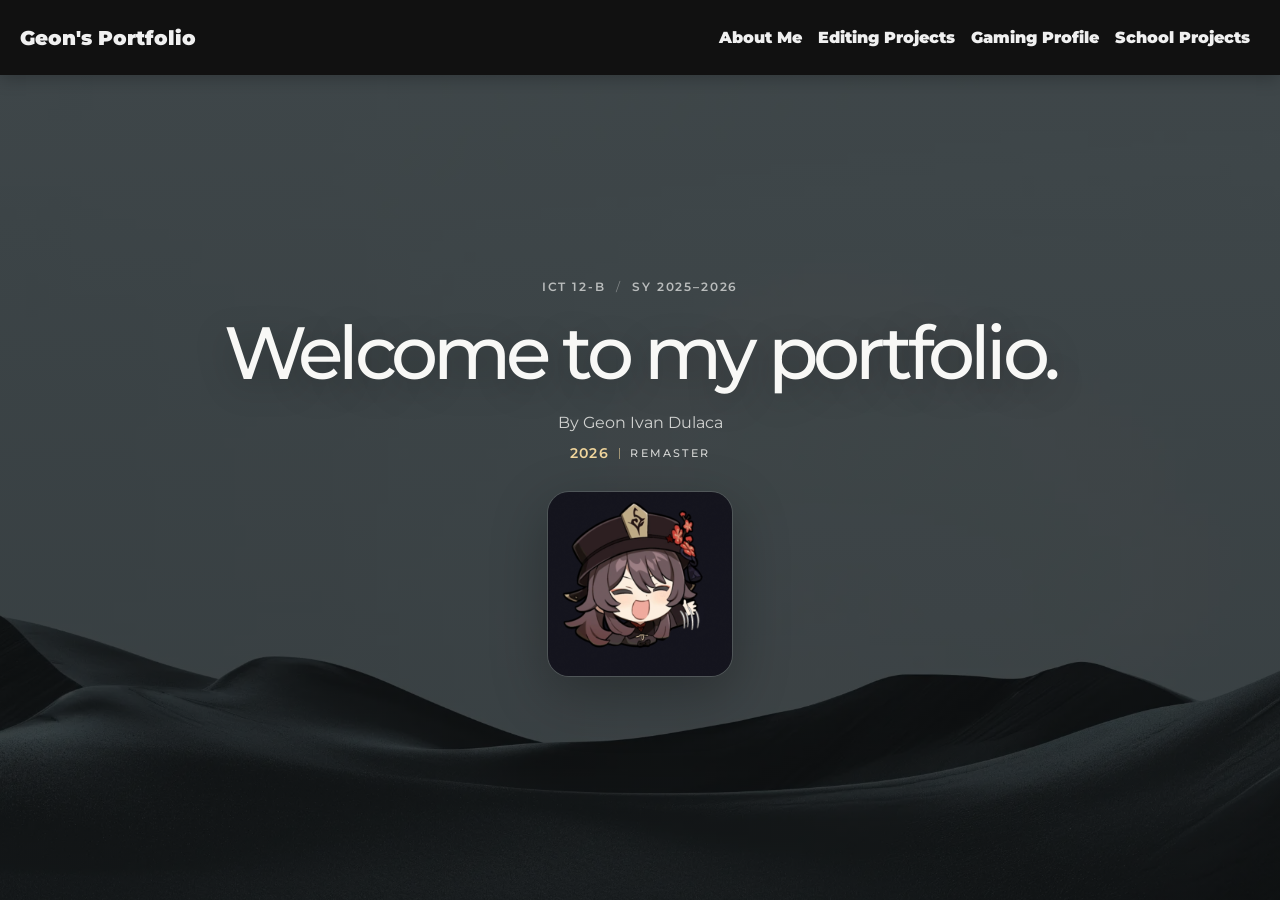
<file: index.html>
<!DOCTYPE html>
<html lang="en">
<head>
    <meta charset="UTF-8">
    <meta name="viewport" content="width=device-width, initial-scale=1.0">
    <title>Portfolio</title>
    <link rel="stylesheet" href="https://cdn.jsdelivr.net/npm/bootstrap@5.3.2/dist/css/bootstrap.min.css">
    <link rel="stylesheet" href="manual.css">
    <link href="https://fonts.googleapis.com/css2?family=Montserrat:wght@400;500;600&display=swap" rel="stylesheet">
</head>
<body class="landing-page">
    <script src="https://cdn.jsdelivr.net/npm/bootstrap@5.3.2/dist/js/bootstrap.bundle.min.js"></script>
    <nav class="navbar navbar-expand-lg custom-navbar">
      <div class="container-fluid" >
        <a class="navbar-brand" style="margin-left: 8px;" href="index.html">Geon's Portfolio</a>
        <button class="navbar-toggler" type="button" data-bs-toggle="collapse" data-bs-target="#navbarSupportedContent" aria-controls="navbarSupportedContent" aria-expanded="false" aria-label="Toggle navigation">
          <span class="navbar-toggler-icon"></span>
        </button>
        <div class="collapse navbar-collapse" id="navbarSupportedContent">
          <ul class="navbar-nav ms-auto mb-2 mb-lg-0">
            <li class="nav-item">
              <a class="nav-link" aria-current="page" href="about.html">About Me</a>
            </li>
            <li class="nav-item">
              <a class="nav-link" aria-current="page" href="editing.html">Editing Projects</a>
            </li>
            <li class="nav-item">
              <a class="nav-link" aria-current="page" href="gaming.html">Gaming Profile</a>
            </li>
            <li class="nav-item">
              <a class="nav-link" aria-current="page" href="school.html">School Projects</a>
            </li>
          </ul>
        </div>
      </div>
    </nav>

    <main class="landing-hero">
      <div class="landing-copy">
        <p class="landing-kicker">ICT 12-B <span aria-hidden="true">/</span> SY 2025–2026</p>
        <h1>Welcome to my portfolio.</h1>
        <p class="landing-byline">By Geon Ivan Dulaca</p>
        <p class="landing-remaster"><span class="landing-remaster-year">2026</span><span class="landing-remaster-title">Remaster</span></p>
        <img class="landing-avatar" src="assets/DesignGif1.gif" width="186" height="186" alt="Animated portfolio character">
      </div>
    </main>
</body>
</html>
</file>
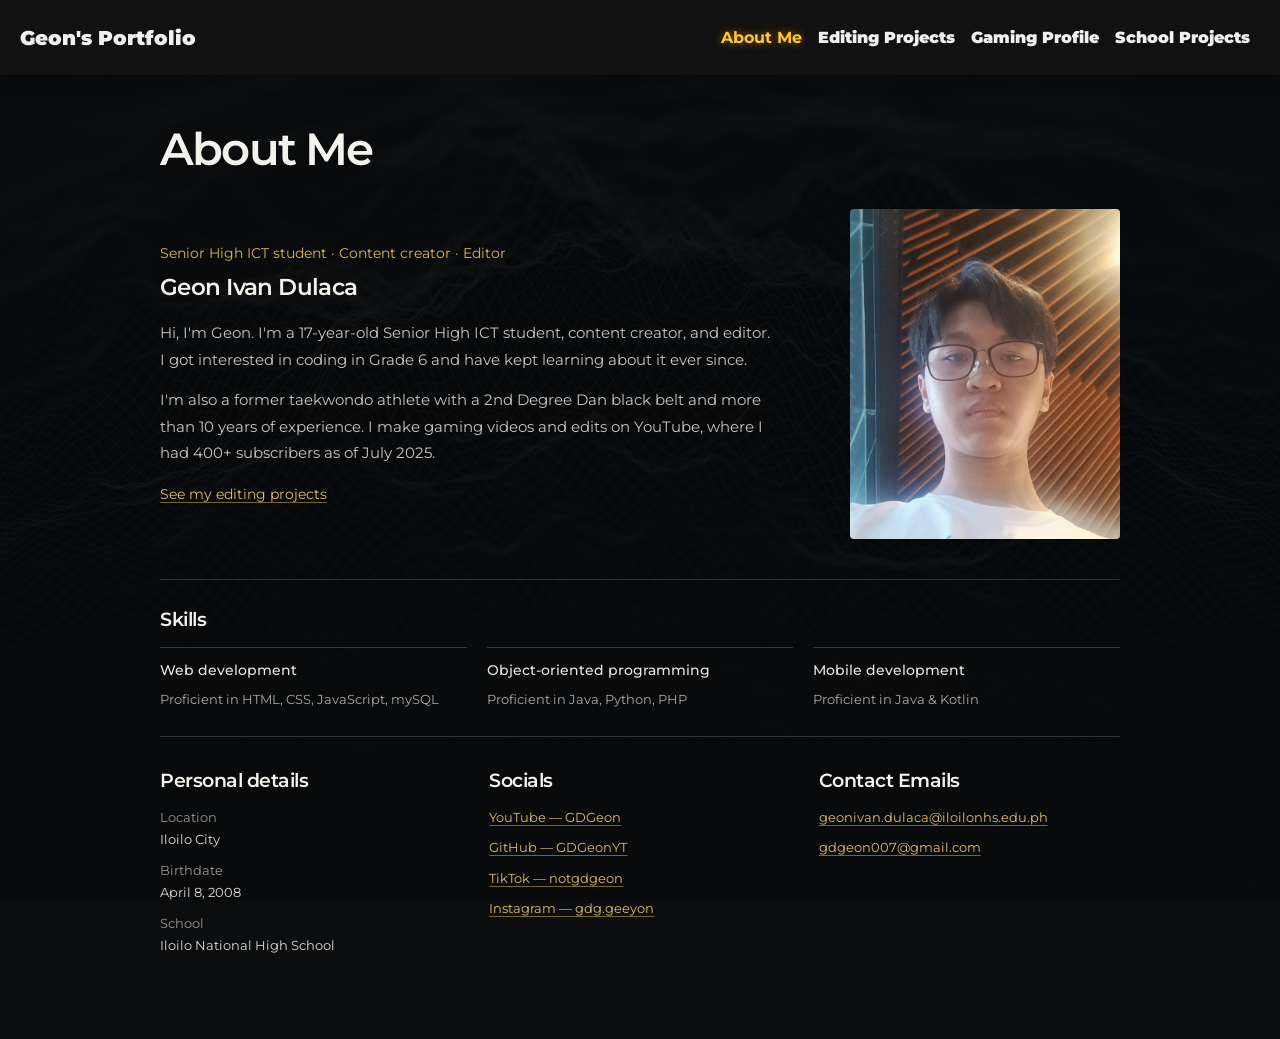
<file: about.html>
<!DOCTYPE html>
<html lang="en">
<head>
  <meta charset="UTF-8">
  <meta name="viewport" content="width=device-width, initial-scale=1.0">
  <title>About Me</title>
  <link rel="stylesheet" href="https://cdn.jsdelivr.net/npm/bootstrap@5.3.2/dist/css/bootstrap.min.css">
  <link rel="stylesheet" href="manual.css">
  <link href="https://fonts.googleapis.com/css2?family=Montserrat:wght@400;500;600&display=swap" rel="stylesheet">
</head>
<body class="about-page">
  <script src="https://cdn.jsdelivr.net/npm/bootstrap@5.3.2/dist/js/bootstrap.bundle.min.js"></script>
  <nav class="navbar navbar-expand-lg custom-navbar">
    <div class="container-fluid" >
      <a class="navbar-brand" style="margin-left: 8px;" href="index.html">Geon's Portfolio</a>
      <button class="navbar-toggler" type="button" data-bs-toggle="collapse" data-bs-target="#navbarSupportedContent" aria-controls="navbarSupportedContent" aria-expanded="false" aria-label="Toggle navigation">
        <span class="navbar-toggler-icon"></span>
      </button>
      <div class="collapse navbar-collapse" id="navbarSupportedContent">
        <ul class="navbar-nav ms-auto mb-2 mb-lg-0">
          <li class="nav-item">
            <a class="nav-link active" aria-current="page" href="about.html">About Me</a>
          </li>
          <li class="nav-item">
            <a class="nav-link" aria-current="page" href="editing.html">Editing Projects</a>
          </li>
          <li class="nav-item">
              <a class="nav-link" aria-current="page" href="gaming.html">Gaming Profile</a>
            </li>
          <li class="nav-item">
            <a class="nav-link" aria-current="page" href="school.html">School Projects</a>
          </li>
        </ul>
      </div>
    </div>
  </nav>

  <main class="about-content">
    <header class="about-page-heading">
      <h1>About Me</h1>
    </header>

    <section class="profile-layout" aria-labelledby="profile-heading">
      <div class="profile-copy">
        <p class="profile-role">Senior High ICT student · Content creator · Editor</p>
        <h2 id="profile-heading">Geon Ivan Dulaca</h2>
        <p>Hi, I'm Geon. I'm a 17-year-old Senior High ICT student, content creator, and editor. I got interested in coding in Grade 6 and have kept learning about it ever since.</p>
        <p>I'm also a former taekwondo athlete with a 2nd Degree Dan black belt and more than 10 years of experience. I make gaming videos and edits on YouTube, where I had 400+ subscribers as of July 2025.</p>
        <a class="profile-link" href="editing.html">See my editing projects</a>
      </div>
      <img class="about-portrait" src="assets/pfp1.jpg" alt="Geon Ivan Dulaca">
    </section>

    <section class="simple-section" aria-labelledby="skills-heading">
      <h2 id="skills-heading">Skills</h2>
      <div class="skills-list">
        <div><h3>Web development</h3><p>Proficient in HTML, CSS, JavaScript, mySQL</p></div>
        <div><h3>Object-oriented programming</h3><p>Proficient in Java, Python, PHP</p></div>
        <div><h3>Mobile development</h3><p>Proficient in Java &amp; Kotlin</p></div>
      </div>
    </section>

    <div class="about-details">
      <section class="simple-section" aria-labelledby="details-heading">
        <h2 id="details-heading">Personal details</h2>
        <dl class="personal-list">
          <div><dt>Location</dt><dd>Iloilo City</dd></div>
          <div><dt>Birthdate</dt><dd>April 8, 2008</dd></div>
          <div><dt>School</dt><dd>Iloilo National High School</dd></div>
        </dl>
      </section>
      <section class="simple-section" aria-labelledby="socials-heading">
        <h2 id="socials-heading">Socials</h2>
        <ul class="plain-link-list">
          <li><a href="https://www.youtube.com/channel/UCaZcnJ2XJd-ihWezLIFIPQA">YouTube — GDGeon</a></li>
          <li><a href="https://github.com/GDGeonYT">GitHub — GDGeonYT</a></li>
          <li><a href="https://www.tiktok.com/@notgdgeon?is_from_webapp=1&amp;sender_device=pc">TikTok — notgdgeon</a></li>
          <li><a href="https://www.instagram.com/geon_dulaca/">Instagram — gdg.geeyon</a></li>
        </ul>
      </section>
      <section class="simple-section" aria-labelledby="contact-heading">
        <h2 id="contact-heading">Contact Emails</h2>
        <ul class="plain-link-list">
          <li><a href="mailto:geonivan.dulaca@iloilonhs.edu.ph">geonivan.dulaca@iloilonhs.edu.ph</a></li>
          <li><a href="mailto:gdgeon007@gmail.com">gdgeon007@gmail.com</a></li>
        </ul>
      </section>
    </div>
  </main>
</body>
</html>
</file>
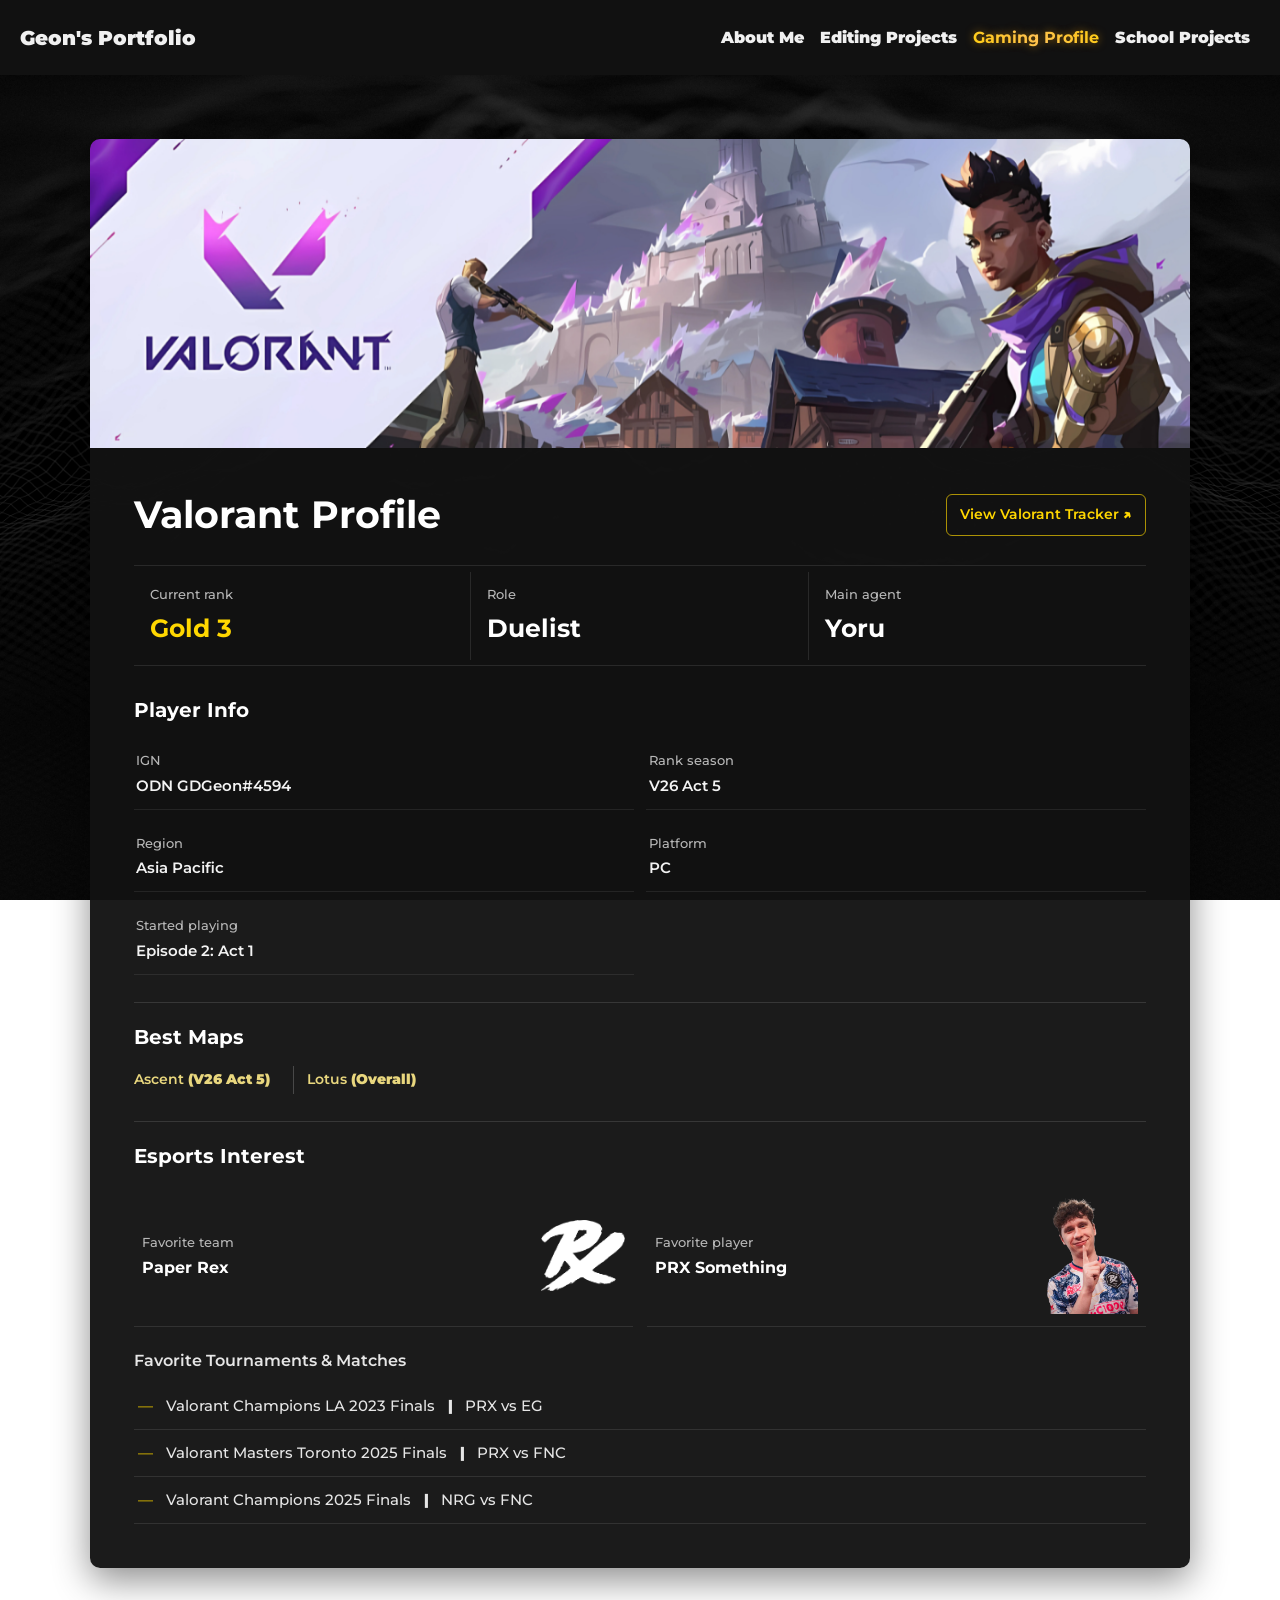
<file: gaming.html>
<!DOCTYPE html>
<html lang="en">
<head>
  <meta charset="UTF-8">
  <meta name="viewport" content="width=device-width, initial-scale=1.0">
  <title>Gaming Profile</title>
  <link rel="stylesheet" href="https://cdn.jsdelivr.net/npm/bootstrap@5.3.2/dist/css/bootstrap.min.css">
  <link rel="stylesheet" href="manual.css">
  <link href="https://fonts.googleapis.com/css2?family=Montserrat:wght@400;500;600&display=swap" rel="stylesheet">
  <style>
    body {
        background: url('assets/BG 2.jpg') no-repeat center center fixed;
        background-size: cover;
    }
    
    body::before {
        content: "";
        position: fixed;
        top: 0; left: 0; right: 0; bottom: 0;
        background-color: rgba(0, 0, 0, 0.63);
        z-index: -1;
    }

    .gaming-page {
      width: min(1100px, calc(100% - 32px));
      margin: clamp(2rem, 5vw, 4rem) auto;
    }

    .gaming-card {
      overflow: hidden;
      border-radius: 10px;
      background: rgba(18, 18, 18, 0.96);
      box-shadow: 0 12px 36px rgba(0, 0, 0, 0.45);
    }

    .gaming-banner {
      display: block;
      width: 100%;
      max-height: 340px;
      object-fit: cover;
      object-position: center;
    }

    .gaming-content {
      padding: clamp(1.25rem, 4vw, 2.75rem);
    }

    .gaming-heading {
      display: flex;
      align-items: center;
      justify-content: space-between;
      gap: 1.25rem;
      margin-bottom: 1.75rem;
    }

    .gaming-heading h1 {
      margin: 0;
      font-size: clamp(1.7rem, 4vw, 2.35rem);
      font-weight: 700;
    }

    .tracker-button {
      flex: 0 0 auto;
      padding: 0.6rem 0.85rem;
      border: 1px solid rgba(255, 215, 0, 0.65);
      border-radius: 6px;
      background: transparent;
      color: #ffd700;
      font-size: 0.88rem;
      font-weight: 600;
      text-decoration: none;
      transition: background-color 180ms ease;
    }

    .tracker-button:hover,
    .tracker-button:focus-visible {
      background: rgba(255, 215, 0, 0.1);
    }

    .featured-stats {
      display: grid;
      grid-template-columns: repeat(3, minmax(0, 1fr));
      gap: 0;
      margin-bottom: 2rem;
      padding: 0.35rem 0;
      border-top: 1px solid rgba(255, 255, 255, 0.1);
      border-bottom: 1px solid rgba(255, 255, 255, 0.1);
    }

    .featured-stat {
      min-height: 0;
      padding: 0.75rem 1rem;
      border: 0;
      border-right: 1px solid rgba(255, 255, 255, 0.1);
      background: transparent;
    }

    .featured-stat:last-child {
      border-right: 0;
    }

    .featured-stat span,
    .detail-item dt {
      display: block;
      margin-bottom: 0.4rem;
      color: #b8b8b8;
      font-size: 0.84rem;
      font-weight: 500;
    }

    .featured-stat strong {
      display: block;
      color: #fff;
      font-size: clamp(1.15rem, 2.8vw, 1.55rem);
      font-weight: 700;
    }

    .featured-stat.rank-stat {
      background: transparent;
    }

    .featured-stat.rank-stat strong {
      color: #ffd700;
    }

    .profile-section + .profile-section {
      margin-top: 1.7rem;
      padding-top: 1.35rem;
      border-top: 1px solid rgba(255, 255, 255, 0.12);
    }

    .profile-section h2 {
      margin: 0 0 1.1rem;
      color: #fff;
      font-size: 1.25rem;
      font-weight: 700;
    }

    .player-details {
      display: grid;
      grid-template-columns: repeat(2, minmax(0, 1fr));
      gap: 0.8rem;
      margin: 0;
    }

    .detail-item {
      padding: 0.7rem 0.15rem;
      border-bottom: 1.5px solid rgba(255, 255, 255, 0.08);
    }

    .detail-item dt {
      margin-bottom: 0.25rem;
      font-size: 0.82rem;
    }

    .detail-item dd {
      margin: 0;
      color: #f3f3f3;
      font-size: 0.95rem;
      font-weight: 600;
    }

    .map-list {
      display: flex;
      flex-wrap: wrap;
      gap: 0.65rem;
      margin: 0;
      padding: 0;
      list-style: none;
    }

    .map-chip {
      padding: 0.2rem 0.8rem 0.2rem 0;
      border: 0;
      border-radius: 0;
      background: transparent;
      color: #e9d77e;
      font-size: 0.9rem;
      font-weight: 600;
    }

    .map-chip + .map-chip {
      padding-left: 0.8rem;
      border-left: 1px solid rgba(255, 255, 255, 0.2);
    }

    .esports-summary {
      display: grid;
      grid-template-columns: repeat(2, minmax(0, 1fr));
      gap: 0.9rem;
      margin-bottom: 1.5rem;
    }

    .esports-highlight {
      display: flex;
      align-items: center;
      justify-content: space-between;
      gap: 1rem;
      min-height: 116px;
      padding: 0.75rem 0.5rem;
      border-bottom: 1px solid rgba(255, 255, 255, 0.1);
    }

    .esports-highlight-copy {
      min-width: 0;
    }

    .esports-highlight span {
      display: block;
      margin-bottom: 0.25rem;
      color: #b8b8b8;
      font-size: 0.84rem;
      font-weight: 500;
    }

    .esports-highlight strong {
      color: #fff;
      font-size: 1rem;
      font-weight: 700;
    }

    .esports-highlight img {
      display: block;
      flex: 0 0 auto;
      width: 84px;
      height: 88px;
      object-fit: contain;
    }

    .esports-highlight img.player-photo {
      width: 116px;
      height: 116px;
      object-fit: cover;
      object-position: 60% center;
    }

    .match-heading {
      margin: 0 0 0.8rem;
      color: #e6e6e6;
      font-size: 1rem;
      font-weight: 600;
    }

    .match-list {
      display: grid;
      gap: 0;
      margin: 0;
      padding: 0;
      list-style: none;
    }

    .match-list li {
      display: flex;
      align-items: center;
      gap: 0.8rem;
      padding: 0.75rem 0.25rem;
      border-bottom: 1px solid rgba(255, 255, 255, 0.1);
      color: #e6e6e6;
      font-size: 0.92rem;
      font-weight: 500;
    }

    .match-list li::before {
      content: "—";
      flex: 0 0 auto;
      color: #c7a900;
    }

    @media (max-width: 600px) {
      .gaming-heading {
        align-items: flex-start;
        flex-direction: column;
      }

      .tracker-button {
        width: 100%;
        text-align: center;
      }

      .featured-stats {
        grid-template-columns: 1fr;
        border-bottom: 0;
      }

      .featured-stat {
        min-height: auto;
        padding: 0.7rem 0;
        border-right: 0;
        border-bottom: 1px solid rgba(255, 255, 255, 0.08);
      }

      .player-details,
      .esports-summary {
        grid-template-columns: 1fr;
      }

      .esports-highlight img {
        width: 76px;
        height: 80px;
      }

      .esports-highlight img.player-photo {
        width: 104px;
        height: 104px;
      }
    }

    @media (prefers-reduced-motion: reduce) {
      .tracker-button {
        transition: none;
      }
    }
  </style>
</head>
<body>
<script src="https://cdn.jsdelivr.net/npm/bootstrap@5.3.2/dist/js/bootstrap.bundle.min.js"></script>
  <nav class="navbar navbar-expand-lg custom-navbar">
    <div class="container-fluid" >
      <a class="navbar-brand" style="margin-left: 8px;" href="index.html">Geon's Portfolio</a>
      <button class="navbar-toggler" type="button" data-bs-toggle="collapse" data-bs-target="#navbarSupportedContent" aria-controls="navbarSupportedContent" aria-expanded="false" aria-label="Toggle navigation">
        <span class="navbar-toggler-icon"></span>
      </button>
      <div class="collapse navbar-collapse" id="navbarSupportedContent">
        <ul class="navbar-nav ms-auto mb-2 mb-lg-0">
          <li class="nav-item">
            <a class="nav-link" aria-current="page" href="about.html">About Me</a>
          </li>
          <li class="nav-item">
            <a class="nav-link" aria-current="page" href="editing.html">Editing Projects</a>
          </li>
          <li class="nav-item">
            <a class="nav-link active" aria-current="page" href="gaming.html">Gaming Profile</a>
          </li>
          <li class="nav-item">
            <a class="nav-link" aria-current="page" href="school.html">School Projects</a>
          </li>
        </ul>
      </div>
    </div>
  </nav>
    
  <main class="gaming-page">
    <article class="gaming-card">
      <img src="assets/Valorant.png" class="gaming-banner" alt="VALORANT game banner">
      <div class="gaming-content">
        <header class="gaming-heading">
          <div>
            <h1>Valorant Profile</h1>
          </div>
          <a class="tracker-button" href="https://tracker.gg/valorant/profile/riot/ODN%20GDGeon%234594/overview?platform=pc&playlist=competitive&season=ac12e9b3-47e6-9599-8fa1-0bb473e5efc7" target="_blank" rel="noopener noreferrer">View Valorant Tracker <span aria-hidden="true">↗</span></a>
        </header>

        <section class="featured-stats" aria-label="Featured player information">
          <div class="featured-stat rank-stat">
            <span>Current rank</span>
            <strong>Gold 3</strong>
          </div>
          <div class="featured-stat">
            <span>Role</span>
            <strong>Duelist</strong>
          </div>
          <div class="featured-stat">
            <span>Main agent</span>
            <strong>Yoru</strong>
          </div>
        </section>

        <section class="profile-section" aria-labelledby="player-info-heading">
          <h2 id="player-info-heading">Player Info</h2>
          <dl class="player-details">
            <div class="detail-item"><dt>IGN</dt><dd>ODN GDGeon#4594</dd></div>
            <div class="detail-item"><dt>Rank season</dt><dd>V26 Act 5</dd></div>
            <div class="detail-item"><dt>Region</dt><dd>Asia Pacific</dd></div>
            <div class="detail-item"><dt>Platform</dt><dd>PC</dd></div>
            <div class="detail-item"><dt>Started playing</dt><dd>Episode 2: Act 1</dd></div>
          </dl>
        </section>

        <section class="profile-section" aria-labelledby="favorite-maps-heading">
          <h2 id="favorite-maps-heading">Best Maps</h2>
          <ul class="map-list">
            <li class="map-chip">Ascent <span>(V26 Act 5)</span></li>
            <li class="map-chip">Lotus <span>(Overall)</span></li>
          </ul>
        </section>

        <section class="profile-section" aria-labelledby="esports-heading">
          <h2 id="esports-heading">Esports Interest</h2>
          <div class="esports-summary">
            <div class="esports-highlight">
              <div class="esports-highlight-copy"><span>Favorite team</span><strong>Paper Rex</strong></div>
              <img src="assets/Paper_Rex.png" alt="Paper Rex logo">
            </div>
            <div class="esports-highlight">
              <div class="esports-highlight-copy"><span>Favorite player</span><strong>PRX Something</strong></div>
              <img class="player-photo" src="assets/prx%20something%202026.png" alt="PRX Something">
            </div>
          </div>
          <h3 class="match-heading">Favorite Tournaments &amp; Matches</h3>
          <ul class="match-list">
            <li>Valorant Champions LA 2023 Finals <span>|</span> PRX vs EG</li>
            <li>Valorant Masters Toronto 2025 Finals <span>|</span> PRX vs FNC</li>
            <li>Valorant Champions 2025 Finals <span>|</span> NRG vs FNC</li>
          </ul>
        </section>
      </div>
    </article>
  </main>

</body>
</html>
</file>
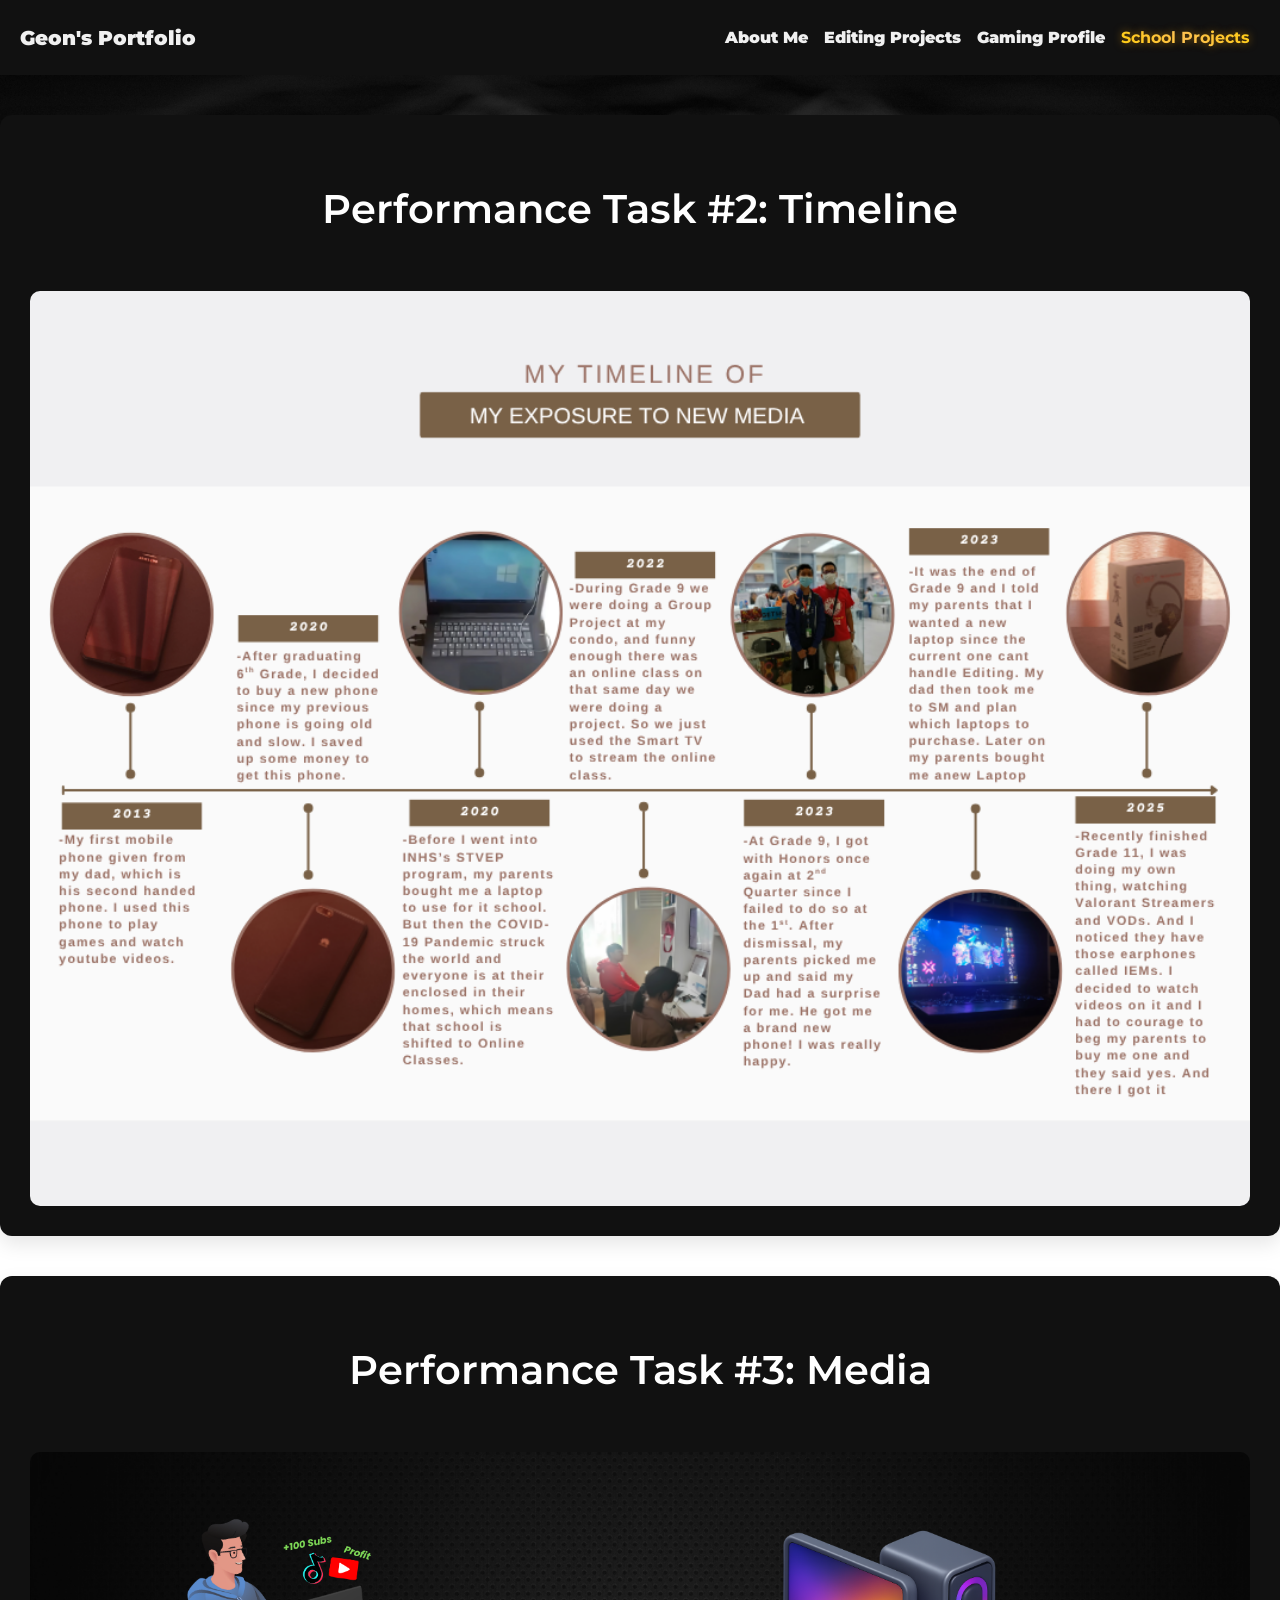
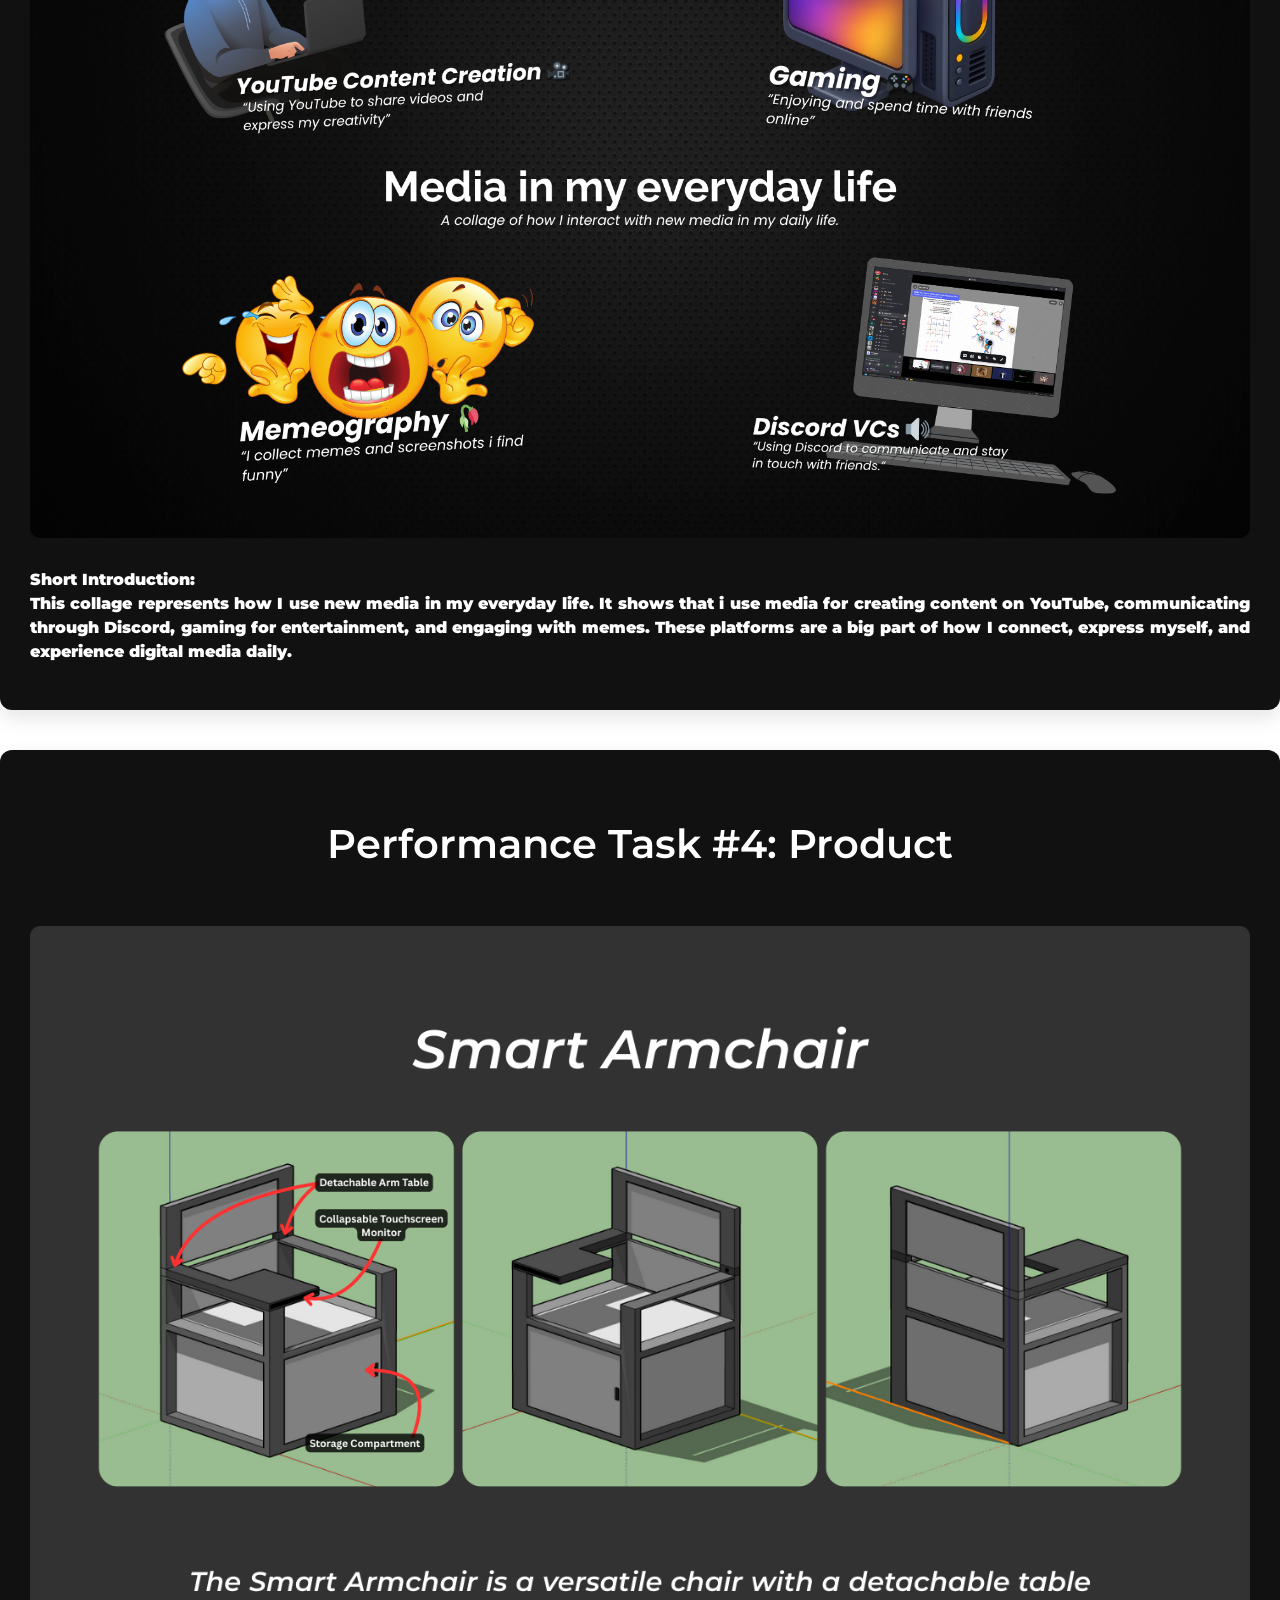
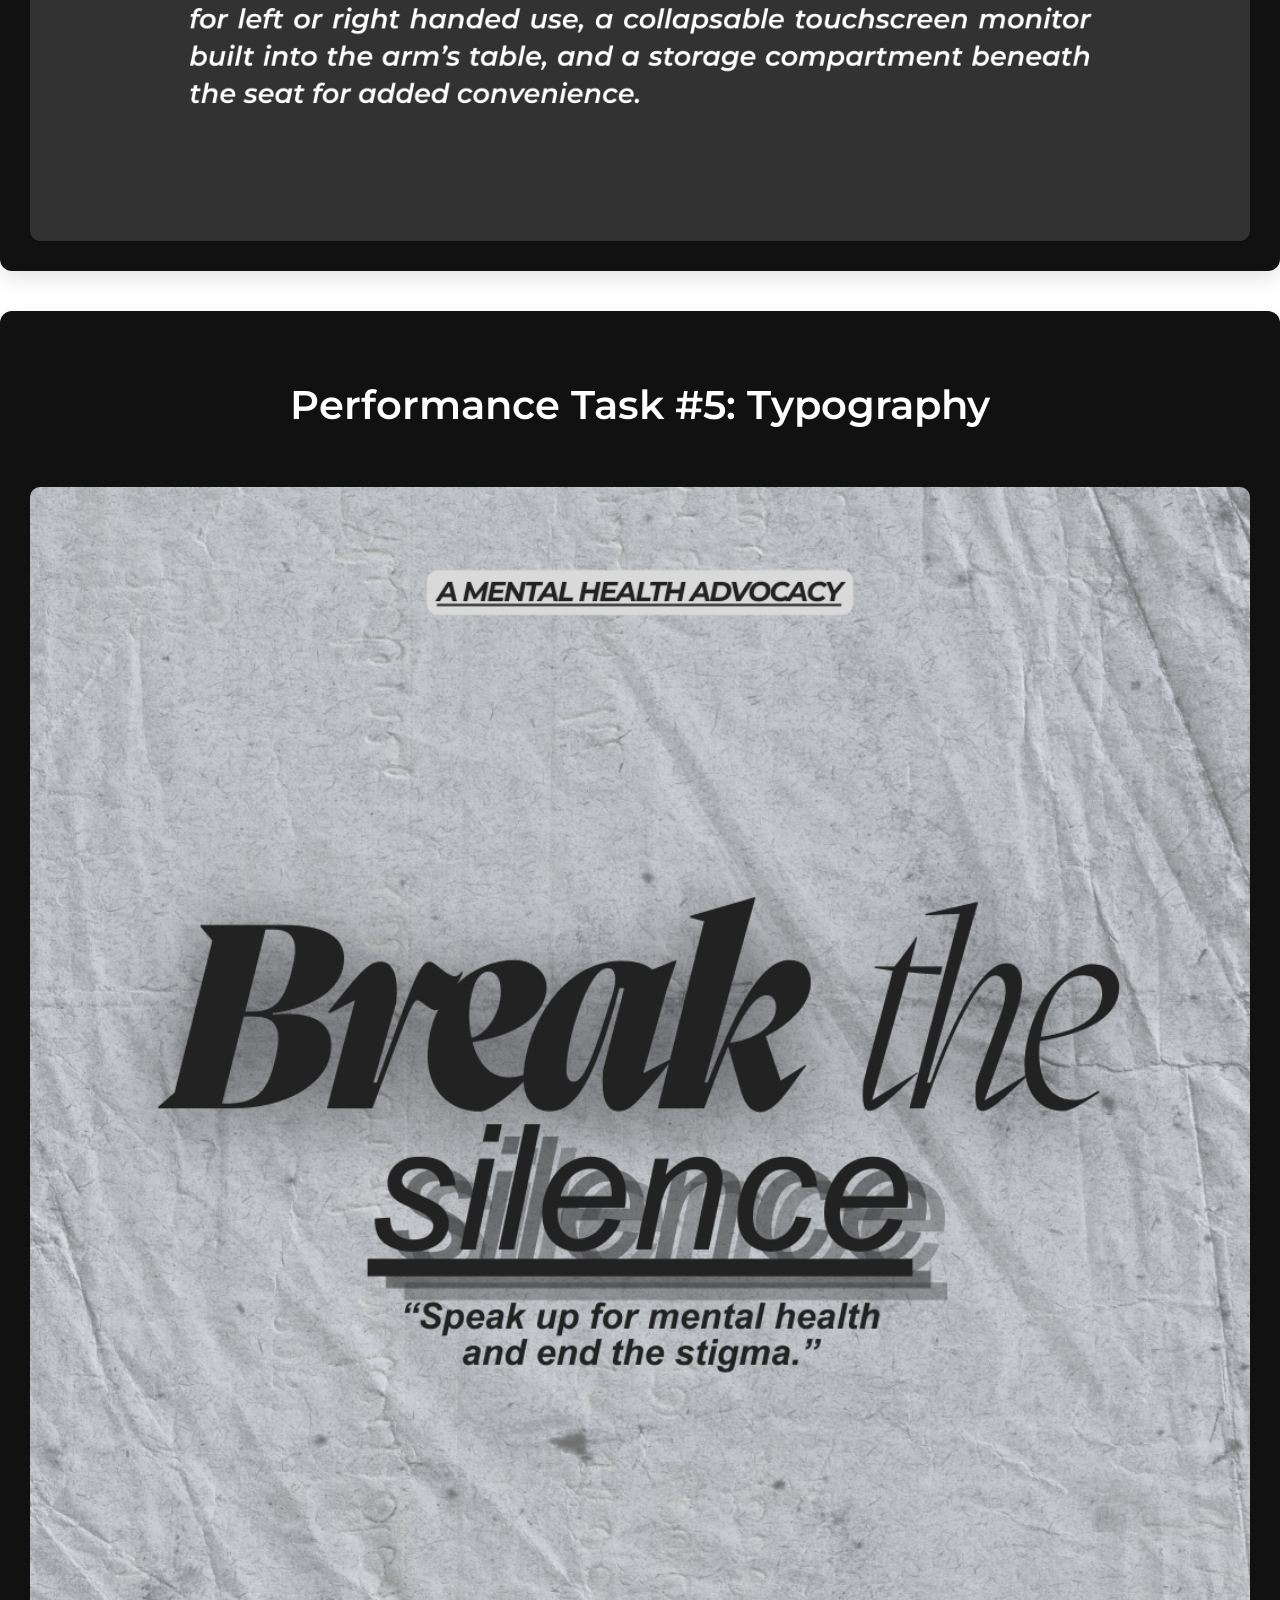
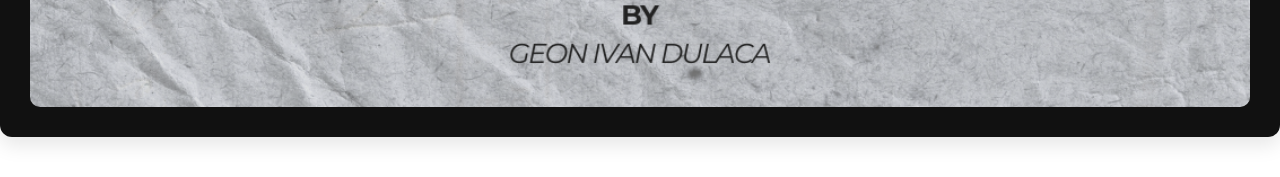
<file: school.html>
<!DOCTYPE html>
<html lang="en">
<head>
  <meta charset="UTF-8">
  <meta name="viewport" content="width=device-width, initial-scale=1.0">
  <title>School Projects</title>
  <link rel="stylesheet" href="https://cdn.jsdelivr.net/npm/bootstrap@5.3.2/dist/css/bootstrap.min.css">
  <link rel="stylesheet" href="manual.css">
  <link href="https://fonts.googleapis.com/css2?family=Montserrat:wght@400;500;600&display=swap" rel="stylesheet">
  <style>
    body {
        background: url('assets/BG 2.jpg') no-repeat center center fixed;
        background-size: cover;
    }
    
    body::before {
        content: "";
        position: fixed;
        top: 0; left: 0; right: 0; bottom: 0;
        background-color: rgba(0, 0, 0, 0.63);
        z-index: -1;
    }
  </style>
</head>
</head>
<body>
<script src="https://cdn.jsdelivr.net/npm/bootstrap@5.3.2/dist/js/bootstrap.bundle.min.js"></script>
  <nav class="navbar navbar-expand-lg custom-navbar">
    <div class="container-fluid" >
      <a class="navbar-brand" style="margin-left: 8px;" href="index.html">Geon's Portfolio</a>
      <button class="navbar-toggler" type="button" data-bs-toggle="collapse" data-bs-target="#navbarSupportedContent" aria-controls="navbarSupportedContent" aria-expanded="false" aria-label="Toggle navigation">
        <span class="navbar-toggler-icon"></span>
      </button>
      <div class="collapse navbar-collapse" id="navbarSupportedContent">
        <ul class="navbar-nav ms-auto mb-2 mb-lg-0">
          <li class="nav-item">
            <a class="nav-link" aria-current="page" href="about.html">About Me</a>
          </li>
          <li class="nav-item">
            <a class="nav-link" aria-current="page" href="editing.html">Editing Projects</a>
          </li>
          <li class="nav-item">
            <a class="nav-link" aria-current="page" href="gaming.html">Gaming Profile</a>
          </li>
          <li class="nav-item">
            <a class="nav-link active" aria-current="page" href="school.html">School Projects</a>
          </li>
        </ul>
      </div>
    </div>
  </nav>

  
  <center>
    <div class="project-card">
      <h1 style="margin-top: 40px; font-weight: 600;">Performance Task #2: Timeline</h1>
      <img style="margin-top: 50px; border-radius: 10px;" width="100%" src="assets/PT Timeline.png">
    </div>

    <div class="project-card">
      <h1 style="margin-top: 40px; font-weight: 600;">Performance Task #3: Media</h1>
      <img style="margin-top: 50px; border-radius: 10px;" width="100%" src="assets/PT Media.png">
      <p>Short Introduction: <br>
        This collage represents how I use new media in my everyday life. It shows that i use media for creating content on YouTube, communicating through Discord, 
        gaming for entertainment, and engaging with memes. These platforms are a big part of how I connect, express myself, and experience digital media daily.
      </p>
    </div>

    <div class="project-card">
      <h1 style="margin-top: 40px; font-weight: 600;">Performance Task #4: Product</h1>
      <img style="margin-top: 50px; border-radius: 10px;" width="100%" src="assets/Smart Armchair.png">
    </div>

    <div class="project-card">
      <h1 style="margin-top: 40px; font-weight: 600;">Performance Task #5: Typography</h1>
      <img style="margin-top: 50px; border-radius: 10px;" width="100%" src="assets/typography.png">
    </div>
  </center>

</body>
</html>
</file>
<file: manual.css>
* {
  font-family: 'Montserrat', sans-serif;
  font-weight: 1000; 
}

#title, #subtitle {
    color: white;
    opacity: 0;
    animation: fade 1s ease-in-out forwards;
}

@keyframes fade {
  0% {
    opacity: 0;
  }
  100% {
    opacity: 1;
  }
}

#Subtext {
    margin-top: 50px;
    margin-left: -50px;
    color: white;
    opacity: 0;
    animation: fade 1.5s ease-in-out forwards;
}

@keyframes fade {
  0% {
    opacity: 0;
  }
  100% {
    opacity: 1;
  }
  
}
body {
    background: rgb(17,17,17);
    background: linear-gradient(90deg, rgba(17,17,17,1) 0%, rgba(20,20,20,1) 100%);
}

#Bio, #Details {
    margin-left: 30px;
    opacity: 0;
    animation: fade .6s ease-in-out forwards;
}

@keyframes fade {
  0% {
    opacity: 0;
  }
  100% {
    opacity: 1;
  }
  
}

h1 {
    color: white;
}

.custom-navbar {
  background: #111111;
  color: #F0F0F0;
  box-shadow: 0 4px 16px rgba(0, 0, 0, 0.226);
}

.custom-card {
  background-color: #161616; 
  color:#F0F0F0;
  box-shadow: 0 0px 20px rgba(0, 0, 0, 0.801);
}

.custom-navbar .navbar-brand,
.custom-navbar .nav-link,
.custom-navbar .navbar-toggler {
  color: #F0F0F0 !important; 
}

.custom-navbar .nav-link.active {
  background: linear-gradient(45deg, #FFD700, #ffc862, #FFD700);
  -webkit-background-clip: text;
  -webkit-text-fill-color: transparent;
  font-weight: bold;
  text-shadow: 0 0 8px #ffaa0088;
}

.custom-navbar .nav-link {
  position: relative;
  overflow: hidden;
}

.custom-navbar .nav-link::after {
  content: '';
  position: absolute;
  width: 0;
  height: 2px;
  bottom: 0;
  left: 50%;
  background-color: #FFAA00;
  transform: translateX(-50%);
  transform-origin: center;
  transition: width 0.3s ease;
}

.custom-navbar .nav-link:hover::after {
  width: 100%;
  transform-origin: center;
}

.custom-navbar .navbar-collapse {
  padding: .6rem;
}

.navbar-toggler-icon {
  background-image: url("data:image/svg+xml,%3Csvg viewBox='0 0 30 30' xmlns='http://www.w3.org/2000/svg'%3E%3Cpath stroke='white' stroke-width='2' stroke-linecap='round' stroke-miterlimit='10' d='M4 7h22M4 15h22M4 23h22'/%3E%3C/svg%3E") !important;
}

.project-card {
  background: #111111;         /* Light background (or use #f9f9f9 for a soft gray) */
  border-radius: 12px;
  padding: 30px;
  margin: 40px auto;
  max-width: 1300px;
  box-shadow: 0 8px 20px rgba(0, 0, 0, 0.1);
  text-align: center;
  color: white;
}

.project-card p {
  margin-top: 30px;
  text-align: justify;
}


.parent {
  display: grid;
  grid-template-columns: repeat(2, minmax(0, 1fr));
  gap: 20px;
  width: min( calc(100% - 48px), 1400px);
  margin: 0 auto;
}
.parent > div {
  min-width: 0;
  aspect-ratio: 16 / 9;
  overflow: hidden;
  border-radius: 12px;
  background: #000;
}



video {
    width: 100%;
    height: auto;
    border-radius: 12px;
    box-shadow: 0 8px 20px rgba(0, 0, 0, 0.1);
}

.parent video {
  display: block;
  width: 100%;
  height: 100%;
  object-fit: contain;
}

@media (max-width: 768px) {
  .parent {
    grid-template-columns: 1fr;
    width: calc(100% - 32px);
    gap: 16px;
  }
}

/* About page refresh */
body.about-page {
  min-height: 100vh;
  background: #0c0d0f url('assets/BG 2.jpg') no-repeat center center fixed;
  background-size: cover;
  color: #f4f2ed;
}

body.about-page::before {
  content: "";
  position: fixed;
  inset: 0;
  background: rgba(8, 9, 11, 0.84);
  z-index: -1;
}

.about-page .about-content,
.about-page .about-content * {
  box-sizing: border-box;
  font-family: 'Montserrat', sans-serif;
  font-weight: 400;
}

.about-content {
  width: min(100% - 40px, 1080px);
  margin: 0 auto;
  padding: 76px 0 100px;
  color: #f4f2ed;
}

.about-intro {
  max-width: 780px;
  margin: 0 auto 54px;
  text-align: center;
}

.about-eyebrow,
.section-kicker {
  margin: 0 0 14px;
  color: #e4b84f;
  font-size: 0.72rem;
  font-weight: 600 !important;
  letter-spacing: 0.17em;
  line-height: 1.5;
  text-transform: uppercase;
}

.about-intro h1 {
  margin: 0;
  color: #f8f7f4;
  font-size: clamp(2.5rem, 6vw, 4.75rem);
  font-weight: 600 !important;
  letter-spacing: -0.065em;
  line-height: 1.08;
}

.about-intro h1 span {
  color: #e4b84f;
  font-weight: 600 !important;
}

.about-lede {
  max-width: 590px;
  margin: 22px auto 0;
  color: #c6c5c2;
  font-size: 1rem;
  line-height: 1.8;
}

.about-hero {
  display: grid;
  grid-template-columns: minmax(220px, 0.78fr) minmax(0, 1.5fr);
  gap: clamp(30px, 6vw, 76px);
  align-items: center;
  padding: clamp(26px, 5vw, 58px);
  border: 1px solid rgba(255, 255, 255, 0.1);
  border-radius: 8px;
  background: rgba(18, 19, 21, 0.9);
  box-shadow: 0 24px 70px rgba(0, 0, 0, 0.25);
}

.about-portrait-wrap {
  text-align: center;
}

.about-portrait {
  display: block;
  width: min(100%, 280px);
  aspect-ratio: 1;
  margin: 0 auto 18px;
  border: 1px solid rgba(228, 184, 79, 0.62);
  border-radius: 50%;
  object-fit: cover;
  box-shadow: 0 0 0 10px rgba(228, 184, 79, 0.055);
}

.portrait-caption {
  color: #aaa9a5;
  font-size: 0.8rem;
  letter-spacing: 0.04em;
}

.about-hero-copy h2,
.section-heading h2 {
  margin: 0;
  color: #f8f7f4;
  font-size: clamp(1.65rem, 3vw, 2.2rem);
  font-weight: 600 !important;
  letter-spacing: -0.04em;
}

.about-hero-copy > p:not(.section-kicker) {
  margin: 18px 0 0;
  color: #c6c5c2;
  font-size: 0.94rem;
  line-height: 1.85;
}

.about-text-link {
  display: inline-flex;
  gap: 9px;
  align-items: center;
  margin-top: 24px;
  color: #e4b84f;
  font-size: 0.88rem;
  font-weight: 600 !important;
  text-decoration: none;
}

.about-text-link:hover,
.about-text-link:focus-visible {
  color: #f4d27c;
  text-decoration: underline;
  text-underline-offset: 4px;
}

.about-section {
  margin-top: 76px;
}

.section-heading {
  display: flex;
  justify-content: space-between;
  align-items: end;
  gap: 24px;
  margin-bottom: 24px;
}

.section-heading .section-kicker {
  margin-bottom: 10px;
}

.section-note {
  max-width: 265px;
  margin: 0 0 3px;
  color: #aaa9a5;
  font-size: 0.83rem;
  line-height: 1.65;
  text-align: right;
}

.skills-grid {
  display: grid;
  grid-template-columns: repeat(3, minmax(0, 1fr));
  gap: 14px;
}

.skill-card,
.detail-panel {
  min-width: 0;
  padding: 24px;
  border: 1px solid rgba(255, 255, 255, 0.1);
  border-radius: 7px;
  background: rgba(18, 19, 21, 0.82);
}

.skill-number {
  display: block;
  margin-bottom: 22px;
  color: #e4b84f;
  font-size: 0.72rem;
  font-weight: 600 !important;
  letter-spacing: 0.12em;
}

.skill-card h3,
.learning-strip h3,
.detail-panel h3 {
  margin: 0;
  color: #f2f0eb;
  font-size: 1rem;
  font-weight: 600 !important;
  line-height: 1.5;
}

.skill-card p {
  margin: 9px 0 0;
  color: #aaa9a5;
  font-size: 0.82rem;
}

.learning-strip {
  display: flex;
  justify-content: space-between;
  align-items: center;
  gap: 20px;
  margin-top: 14px;
  padding: 20px 24px;
  border-left: 2px solid #e4b84f;
  background: rgba(18, 19, 21, 0.62);
}

.learning-strip h3 {
  font-size: 0.9rem;
}

.learning-list {
  display: flex;
  flex-wrap: wrap;
  gap: 9px;
  margin: 0;
  padding: 0;
  list-style: none;
}

.learning-list li {
  padding: 7px 11px;
  border: 1px solid rgba(255, 255, 255, 0.13);
  border-radius: 999px;
  color: #d0cfcb;
  font-size: 0.76rem;
}

.details-section {
  padding-top: 34px;
  border-top: 1px solid rgba(255, 255, 255, 0.12);
}

.details-grid {
  display: grid;
  grid-template-columns: repeat(2, minmax(0, 1fr));
  gap: 14px;
}

.detail-panel h3 {
  margin-bottom: 18px;
  padding-bottom: 13px;
  border-bottom: 1px solid rgba(255, 255, 255, 0.1);
}

.detail-list,
.social-list {
  margin: 0;
  padding: 0;
}

.detail-list > div,
.social-list li {
  display: flex;
  justify-content: space-between;
  gap: 16px;
  padding: 9px 0;
  font-size: 0.8rem;
  line-height: 1.6;
}

.detail-list dt,
.social-list li > span {
  flex: 0 0 auto;
  color: #999995;
  font-weight: 500 !important;
}

.detail-list dd {
  margin: 0;
  color: #e3e1dc;
  text-align: right;
  overflow-wrap: anywhere;
}

.social-list {
  list-style: none;
}

.social-list li + li {
  border-top: 1px solid rgba(255, 255, 255, 0.06);
}

.social-list a,
.detail-list a {
  color: #e4b84f;
  text-align: right;
  text-decoration: none;
  overflow-wrap: anywhere;
}

.social-list a:hover,
.social-list a:focus-visible,
.detail-list a:hover,
.detail-list a:focus-visible {
  color: #f4d27c;
  text-decoration: underline;
  text-underline-offset: 3px;
}

.contact-panel {
  grid-column: 1 / -1;
}

.contact-panel .detail-list {
  display: grid;
  grid-template-columns: repeat(2, minmax(0, 1fr));
  gap: 14px 28px;
}

/* Minimal landing page */
body.landing-page {
  min-height: 100vh;
  min-height: 100svh;
  color: #f5f5f3;
  background: #202426 url('assets/BG.jpg') no-repeat center center / cover fixed;
  display: flex;
  flex-direction: column;
}

.landing-hero {
  display: grid;
  flex: 1;
  min-height: 0;
  place-items: center;
  padding: 64px 24px 84px;
  text-align: center;
  box-sizing: border-box;
  background: linear-gradient(180deg, rgba(13, 15, 16, 0.72), rgba(13, 15, 16, 0.76));
}

.landing-copy,
.landing-copy * {
  box-sizing: border-box;
  font-family: 'Montserrat', sans-serif;
  font-weight: 400;
}

.landing-copy {
  width: min(100%, 920px);
  animation: landing-arrive 700ms ease-out both;
}

.landing-kicker {
  margin: 0 0 18px;
  color: rgba(245, 245, 243, 0.68);
  font-size: 0.72rem;
  font-weight: 600 !important;
  letter-spacing: 0.16em;
  text-transform: uppercase;
}

.landing-kicker span {
  padding: 0 0.35rem;
  color: rgba(245, 245, 243, 0.38);
}

.landing-copy h1 {
  margin: 0;
  color: #f8f8f6;
  font-size: clamp(2.5rem, 6.2vw, 4.6rem);
  font-weight: 500 !important;
  letter-spacing: -0.065em;
  line-height: 1.05;
  text-shadow: 0 8px 35px rgba(0, 0, 0, 0.25);
}

.landing-byline {
  margin: 18px 0 10px;
  color: rgba(245, 245, 243, 0.8);
  font-size: clamp(0.88rem, 2vw, 1rem);
  line-height: 1.7;
}

.landing-remaster {
  display: flex;
  justify-content: center;
  align-items: center;
  gap: 0.65rem;
  margin: 0 0 30px;
  line-height: 1;
}

.landing-remaster-year {
  color: #f0d59c;
  font-size: 0.9rem;
  font-weight: 600 !important;
  letter-spacing: 0.08em;
}

.landing-remaster-title {
  padding-left: 0.65rem;
  border-left: 1px solid rgba(240, 213, 156, 0.55);
  color: rgba(245, 245, 243, 0.82);
  font-size: 0.68rem;
  font-weight: 500 !important;
  letter-spacing: 0.2em;
  text-transform: uppercase;
}

.landing-avatar {
  display: block;
  width: clamp(128px, 18vw, 186px);
  height: auto;
  margin: 0 auto;
  border: 1px solid rgba(255, 255, 255, 0.1);
  border-radius: 22px;
  box-shadow: 0 18px 55px rgba(0, 0, 0, 0.28);
}

@keyframes landing-arrive {
  from { opacity: 0; transform: translateY(12px); }
  to { opacity: 1; transform: translateY(0); }
}

@media (max-width: 600px) {
  body.landing-page {
    background-attachment: scroll;
  }

  .landing-hero {
    padding: 52px 22px 68px;
  }
}

@media (prefers-reduced-motion: reduce) {
  .landing-copy {
    animation: none;
  }
}

@media (max-width: 700px) {
  body.about-page {
    background-attachment: scroll;
  }

  .about-content {
    width: min(100% - 32px, 560px);
    padding: 54px 0 72px;
  }

  .about-intro {
    margin-bottom: 34px;
  }

  .about-lede {
    font-size: 0.92rem;
  }

  .about-hero {
    grid-template-columns: 1fr;
    gap: 32px;
    padding: 28px 22px;
  }

  .about-portrait {
    width: min(64vw, 230px);
  }

  .about-section {
    margin-top: 56px;
  }

  .section-heading {
    display: block;
  }

  .section-note {
    margin-top: 12px;
    text-align: left;
  }

  .skills-grid,
  .details-grid {
    grid-template-columns: 1fr;
  }

  .skill-card {
    padding: 20px;
  }

  .skill-number {
    margin-bottom: 13px;
  }

  .learning-strip {
    display: block;
    padding: 19px;
  }

  .learning-list {
    margin-top: 14px;
  }

  .contact-panel {
    grid-column: auto;
  }

  .contact-panel .detail-list {
    grid-template-columns: 1fr;
    gap: 0;
  }
}

@media (prefers-reduced-motion: reduce) {
  .about-page *,
  .about-page *::before,
  .about-page *::after {
    scroll-behavior: auto !important;
    animation-duration: 0.01ms !important;
    animation-iteration-count: 1 !important;
    transition-duration: 0.01ms !important;
  }
}

/* Simpler About page layout */
body.about-page::before {
  background: rgba(8, 9, 11, 0.91);
}

.about-page .about-content {
  width: min(100% - 40px, 960px);
  padding: 48px 0 72px;
}

.about-page .about-page-heading {
  margin-bottom: 32px;
}

.about-page .about-page-heading h1 {
  margin: 0;
  color: #f4f2ed;
  font-size: clamp(2rem, 4vw, 2.8rem);
  font-weight: 600 !important;
  letter-spacing: -0.04em;
}

.profile-layout {
  display: grid;
  grid-template-columns: minmax(0, 1fr) 270px;
  align-items: center;
  gap: clamp(32px, 6vw, 72px);
  padding-bottom: 40px;
  border-bottom: 1px solid rgba(255, 255, 255, 0.16);
}

.profile-copy h2,
.simple-section h2 {
  margin: 0 0 18px;
  color: #f4f2ed;
  font-size: 1.45rem;
  font-weight: 600 !important;
  letter-spacing: -0.025em;
}

.profile-copy .profile-role {
  margin: 0 0 10px;
  color: #d9b65b;
  font-size: 0.86rem;
  line-height: 1.6;
}

.profile-copy > p:not(.profile-role) {
  max-width: 610px;
  margin: 0 0 14px;
  color: #c7c6c2;
  font-size: 0.92rem;
  line-height: 1.8;
}

.about-page .about-portrait {
  display: block;
  width: 100%;
  height: 330px;
  margin: 0;
  border: 0;
  border-radius: 4px;
  object-fit: cover;
  box-shadow: none;
}

.profile-link,
.plain-link-list a {
  color: #e0bd68;
  text-decoration: underline;
  text-decoration-color: rgba(224, 189, 104, 0.5);
  text-underline-offset: 3px;
  overflow-wrap: anywhere;
}

.profile-link {
  display: inline-block;
  margin-top: 3px;
  font-size: 0.88rem;
}

.profile-link:hover,
.plain-link-list a:hover,
.profile-link:focus-visible,
.plain-link-list a:focus-visible {
  color: #f3d88e;
}

.simple-section {
  min-width: 0;
  padding-top: 28px;
}

.simple-section h2 {
  margin-bottom: 16px;
  font-size: 1.2rem;
}

.skills-list {
  display: grid;
  grid-template-columns: repeat(3, minmax(0, 1fr));
  gap: 20px;
}

.skills-list > div {
  padding-top: 12px;
  border-top: 1px solid rgba(255, 255, 255, 0.18);
}

.skills-list h3 {
  margin: 0 0 6px;
  color: #e9e7e1;
  font-size: 0.9rem;
  font-weight: 500 !important;
  line-height: 1.5;
}

.skills-list p,
.learning-note {
  margin: 0;
  color: #aaa9a5;
  font-size: 0.82rem;
  line-height: 1.7;
}

.learning-note {
  margin-top: 18px;
  color: #c7c6c2;
}

.learning-note strong {
  color: #e9e7e1;
  font-weight: 500 !important;
}

.about-details {
  display: grid;
  grid-template-columns: repeat(3, minmax(0, 1fr));
  gap: 28px;
  margin-top: 26px;
  padding-top: 4px;
  border-top: 1px solid rgba(255, 255, 255, 0.16);
}

.personal-list,
.plain-link-list {
  margin: 0;
  padding: 0;
  list-style: none;
}

.personal-list > div,
.plain-link-list li {
  margin-bottom: 10px;
  font-size: 0.8rem;
  line-height: 1.6;
}

.personal-list dt {
  margin-bottom: 2px;
  color: #969590;
  font-weight: 400 !important;
}

.personal-list dd {
  margin: 0;
  color: #dddcd7;
  overflow-wrap: anywhere;
}

.plain-link-list a {
  font-size: 0.8rem;
}

@media (max-width: 700px) {
  .about-page .about-content {
    width: min(100% - 32px, 560px);
    padding: 38px 0 56px;
  }

  .profile-layout {
    grid-template-columns: 1fr;
    gap: 24px;
    padding-bottom: 30px;
  }

  .about-page .about-portrait {
    width: min(100%, 360px);
    height: 260px;
  }

  .skills-list {
    grid-template-columns: 1fr;
    gap: 13px;
  }

  .about-details {
    grid-template-columns: 1fr;
    gap: 0;
    margin-top: 14px;
  }
}
</file>
